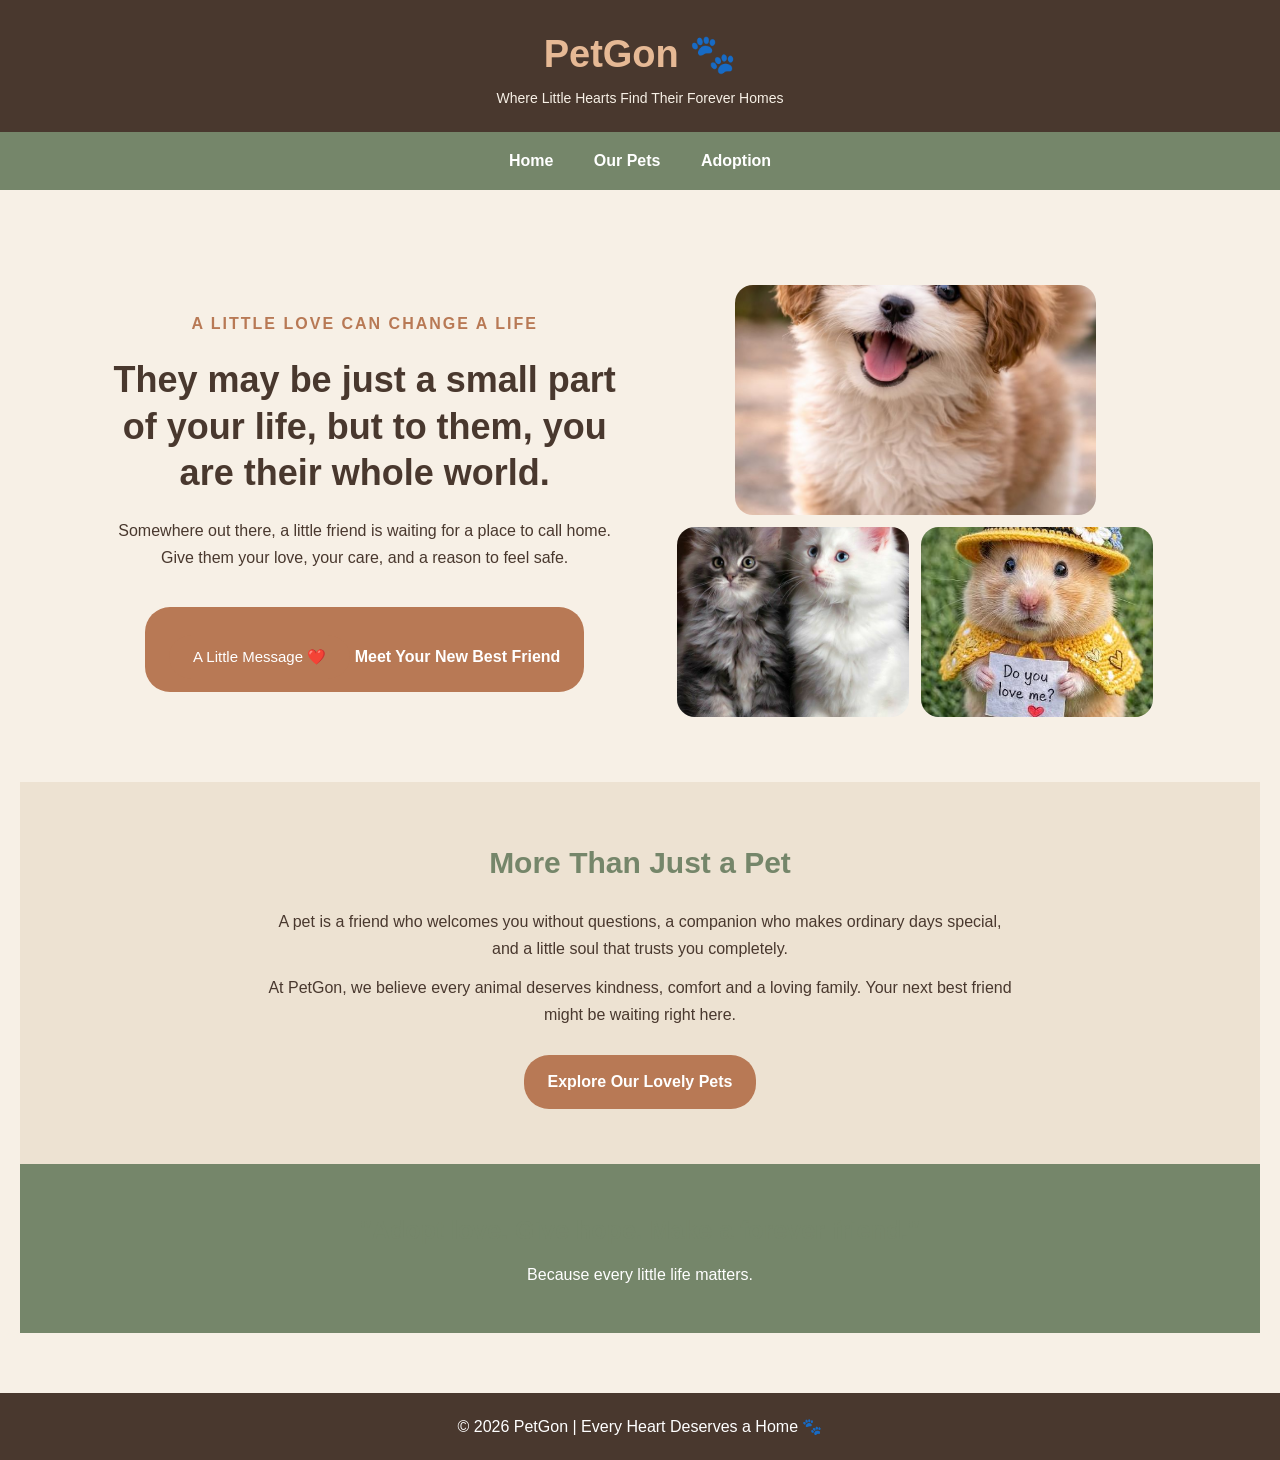
<file: index.html>
<!DOCTYPE html>
<html lang="en">
<head>
    <meta charset="UTF-8">
    <meta name="viewport" content="width=device-width, initial-scale=1.0">
    <title>PetGon | Find Your Best Friend</title>
    <link rel="stylesheet" href="style.css">
</head>
<body>

    <header class="site-header">
        <h1>PetGon 🐾</h1>
        <p>Where Little Hearts Find Their Forever Homes</p>
    </header>

    <nav>
        <a href="index.html">Home</a>
        <a href="pets.html">Our Pets</a>
        <a href="adopt.html">Adoption</a>
    </nav>

    <main>

        <section class="hero">
            <div class="hero-text">
                <p class="small-heading">A LITTLE LOVE CAN CHANGE A LIFE</p>

                <h2>
                    They may be just a small part of your life,
                    but to them, you are their whole world.
                </h2>

                <p>
                    Somewhere out there, a little friend is waiting
                    for a place to call home. Give them your love,
                    your care, and a reason to feel safe.
                </p>

                <a href="pets.html" class="main-button">
                    <button onclick="window.alert('Every little life deserves love. Thank you for visiting PetGon!')">
    A Little Message ❤️
</button>
                    Meet Your New Best Friend
                </a>
            </div>

            <div class="hero-images">
                <img src="images/dog.jpg" alt="A dog waiting for a loving home">
                <img src="images/cats.jpg" alt="Lovely cats">
                <img src="images/hamster.jpg" alt="A cute hamster">
            </div>
        </section>

        <section class="welcome">
            <h2>More Than Just a Pet</h2>

            <p>
                A pet is a friend who welcomes you without questions,
                a companion who makes ordinary days special, and a
                little soul that trusts you completely.
            </p>

            <p>
                At PetGon, we believe every animal deserves kindness,
                comfort and a loving family. Your next best friend
                might be waiting right here.
            </p>

            <a href="pets.html" class="main-button">
                Explore Our Lovely Pets
            </a>
        </section>

        <section class="quote-section">
            <h2>"Adopt love. Give hope. Make a forever friend."</h2>
            <p>Because every little life matters.</p>
        </section>

    </main>

    <footer>
        <p>© 2026 PetGon | Every Heart Deserves a Home 🐾</p>
    </footer>

</body>
</html>
</file>
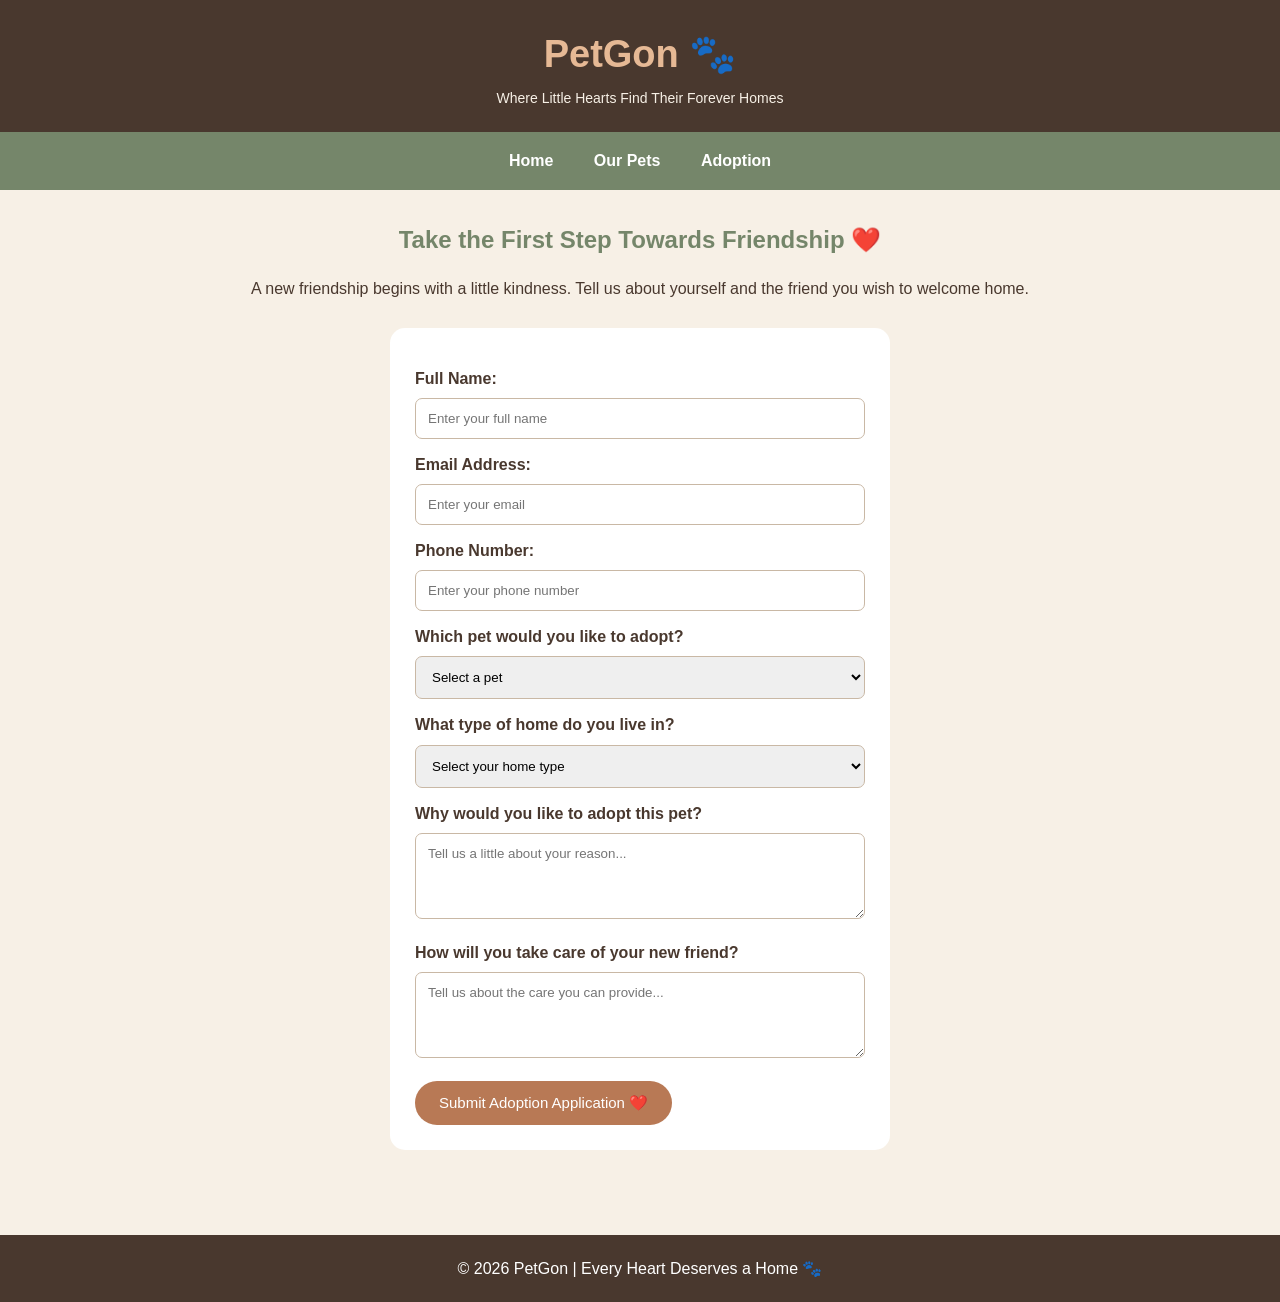
<file: adopt.html>
<!DOCTYPE html>
<html lang="en">
<head>
    <meta charset="UTF-8">
    <meta name="viewport" content="width=device-width, initial-scale=1.0">
    <title>Adoption Application | PetGon</title>
    <link rel="stylesheet" href="style.css">
</head>

<body>

    <header class="site-header">
        <h1>PetGon 🐾</h1>
        <p>Where Little Hearts Find Their Forever Homes</p>
    </header>

    <nav>
        <a href="index.html">Home</a>
        <a href="pets.html">Our Pets</a>
        <a href="adopt.html">Adoption</a>
    </nav>

    <main>

        <h2>Take the First Step Towards Friendship ❤️</h2>

        <p>
            A new friendship begins with a little kindness.
            Tell us about yourself and the friend you wish to welcome home.
        </p>

        <form id="adoptionForm">

            <label for="name">Full Name:</label>
            <input type="text" id="name" name="name"
                   placeholder="Enter your full name" required>

            <label for="email">Email Address:</label>
            <input type="email" id="email" name="email"
                   placeholder="Enter your email" required>

            <label for="phone">Phone Number:</label>
            <input type="tel" id="phone" name="phone"
                   placeholder="Enter your phone number" required>

            <label for="pet">Which pet would you like to adopt?</label>
            <select id="pet" name="pet" required>
                <option value="">Select a pet</option>
                <option value="Milo">Milo - Persian Cat</option>
                <option value="Pepper">Pepper - Cat</option>
                <option value="Berry">Berry - Syrian Hamster</option>
                <option value="Night">Night - Belgian Shepherd</option>
                <option value="Sheru">Sheru - Golden Retriever</option>
            </select>

            <label for="home">What type of home do you live in?</label>
            <select id="home" name="home" required>
                <option value="">Select your home type</option>
                <option value="House">House</option>
                <option value="Apartment">Apartment</option>
                <option value="Other">Other</option>
            </select>

            <label for="reason">Why would you like to adopt this pet?</label>
            <textarea id="reason" name="reason" rows="4"
                      placeholder="Tell us a little about your reason..."
                      required></textarea>

            <label for="care">How will you take care of your new friend?</label>
            <textarea id="care" name="care" rows="4"
                      placeholder="Tell us about the care you can provide..."
                      required></textarea>

            <button type="submit">Submit Adoption Application ❤️</button>

        </form>

        <div id="thankYou">
            <h2>Thank You for Choosing Your New Friend! ❤️</h2>

            <p>
                Your adoption application has been received.
                A beautiful friendship may be about to begin!
            </p>

            <p id="selectedPet"></p>

            <p>
                Remember, adoption is a promise of love,
                patience and care.
            </p>
        </div>

    </main>

    <footer>
        <p>© 2026 PetGon | Every Heart Deserves a Home 🐾</p>
    </footer>

    <script>

        const form = document.getElementById("adoptionForm");

        form.addEventListener("submit", function(event) {

            event.preventDefault();

            const petName = document.getElementById("pet").value;

            document.getElementById("selectedPet").textContent =
                "You have chosen " + petName + ". Thank you for opening your heart!";

            form.style.display = "none";

            document.getElementById("thankYou").style.display = "block";

        });

    </script>

</body>
</html>
</file>
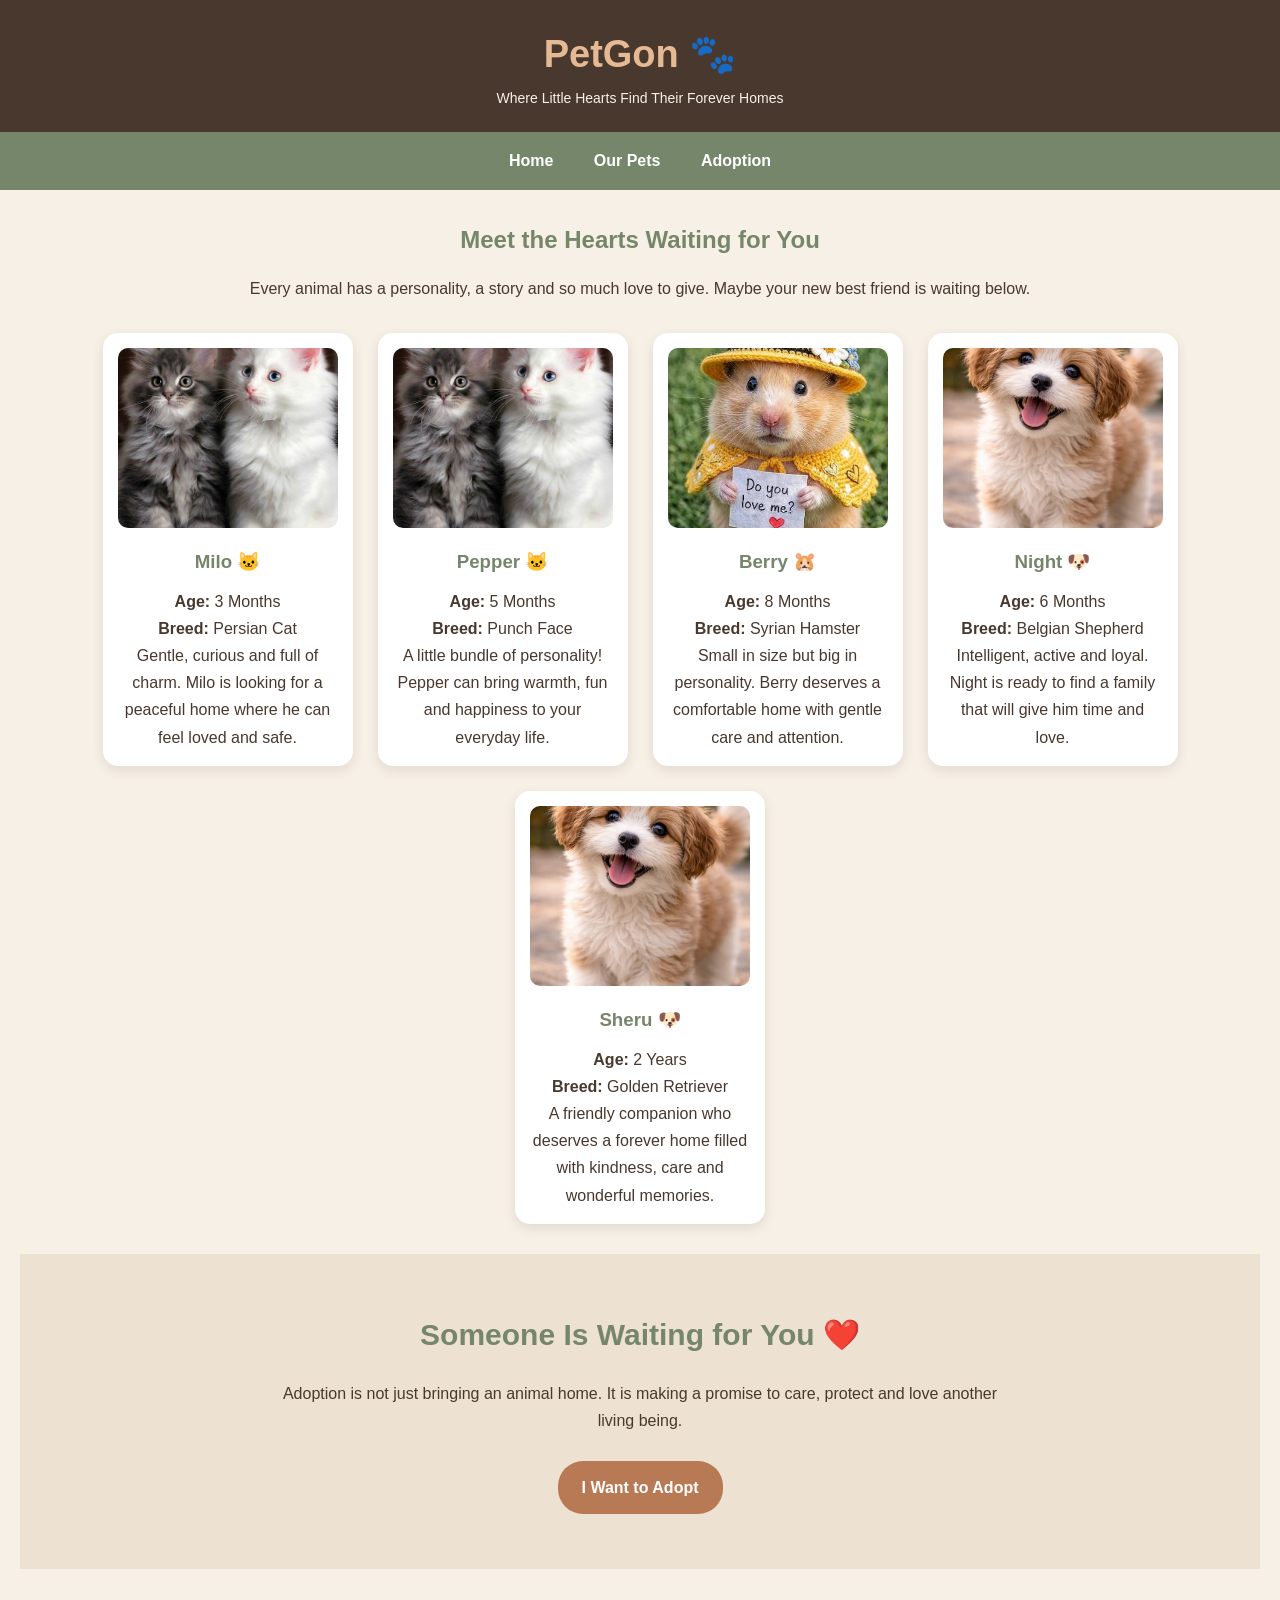
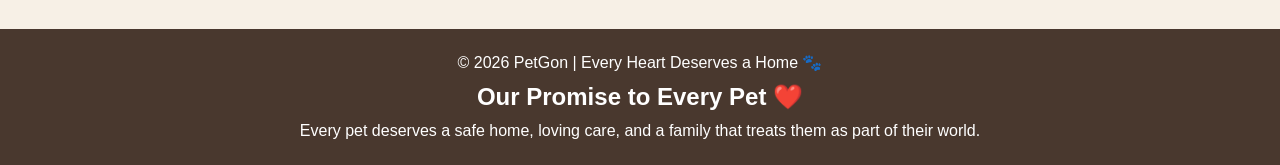
<file: pets.html>
<!DOCTYPE html>
<html lang="en">
<head>
    <meta charset="UTF-8">
    <meta name="viewport" content="width=device-width, initial-scale=1.0">
    <title>Our Pets | PetGon</title>
    <link rel="stylesheet" href="style.css">
</head>

<body>

    <header class="site-header">
        <h1>PetGon 🐾</h1>
        <p>Where Little Hearts Find Their Forever Homes</p>
    </header>

    <nav>
        <a href="index.html">Home</a>
        <a href="pets.html">Our Pets</a>
        <a href="adopt.html">Adoption</a>
    </nav>

    <main>

        <h2>Meet the Hearts Waiting for You</h2>

        <p>
            Every animal has a personality, a story and so much love to give.
            Maybe your new best friend is waiting below.
        </p>

        <div class="pet-container">

            <div class="pet-card">
                <img src="images/cats.jpg" alt="Milo the Persian cat">

                <h3>Milo 🐱</h3>

                <p><strong>Age:</strong> 3 Months</p>
                <p><strong>Breed:</strong> Persian Cat</p>

                <p>
                    Gentle, curious and full of charm.
                    Milo is looking for a peaceful home
                    where he can feel loved and safe.
                </p>
            </div>

            <div class="pet-card">
                <img src="images/cats.jpg" alt="Pepper the cat">

                <h3>Pepper 🐱</h3>

                <p><strong>Age:</strong> 5 Months</p>
                <p><strong>Breed:</strong> Punch Face</p>

                <p>
                    A little bundle of personality!
                    Pepper can bring warmth, fun and
                    happiness to your everyday life.
                </p>
            </div>

            <div class="pet-card">
                <img src="images/hamster.jpg" alt="Berry the hamster">

                <h3>Berry 🐹</h3>

                <p><strong>Age:</strong> 8 Months</p>
                <p><strong>Breed:</strong> Syrian Hamster</p>

                <p>
                    Small in size but big in personality.
                    Berry deserves a comfortable home
                    with gentle care and attention.
                </p>
            </div>

            <div class="pet-card">
                <img src="images/dog.jpg" alt="Night the dog">

                <h3>Night 🐶</h3>

                <p><strong>Age:</strong> 6 Months</p>
                <p><strong>Breed:</strong> Belgian Shepherd</p>

                <p>
                    Intelligent, active and loyal.
                    Night is ready to find a family
                    that will give him time and love.
                </p>
            </div>

            <div class="pet-card">
                <img src="images/dog.jpg" alt="Sheru the dog">

                <h3>Sheru 🐶</h3>

                <p><strong>Age:</strong> 2 Years</p>
                <p><strong>Breed:</strong> Golden Retriever</p>

                <p>
                    A friendly companion who deserves
                    a forever home filled with kindness,
                    care and wonderful memories.
                </p>
            </div>

        </div>

        <section class="welcome">
            <h2>Someone Is Waiting for You ❤️</h2>

            <p>
                Adoption is not just bringing an animal home.
                It is making a promise to care, protect and love
                another living being.
            </p>

            <a href="adopt.html" class="main-button">
                I Want to Adopt
            </a>
        </section>

    </main>

    <footer>
        <p>© 2026 PetGon | Every Heart Deserves a Home 🐾</p>
        <section class="our-promise">
    <h2>Our Promise to Every Pet ❤️</h2>
    <p>
        Every pet deserves a safe home, loving care, and a family
        that treats them as part of their world.
    </p>
</section>
    </footer>

</body>
</html>
</file>
<file: style.css>
/* PetGon - Warm Pet Adoption Theme */

* {
    margin: 0;
    padding: 0;
    box-sizing: border-box;
}

body {
    font-family: Arial, sans-serif;
    background-color: #F7F0E6;
    color: #49382E;
    line-height: 1.7;
}

/* Header */

.site-header {
    background-color: #49382E;
    color: #F7F0E6;
    text-align: center;
    padding: 22px;
}

.site-header h1 {
    font-size: 38px;
    color: #E6B995;
}

.site-header p {
    font-size: 14px;
}

/* Navigation */

nav {
    background-color: #75866A;
    padding: 15px;
    text-align: center;
}

nav a {
    color: white;
    text-decoration: none;
    margin: 0 18px;
    font-weight: bold;
}

nav a:hover {
    color: #F7D9BB;
}

/* Homepage Hero */

.hero {
    display: flex;
    align-items: center;
    justify-content: space-around;
    gap: 35px;
    padding: 65px 7%;
    flex-wrap: wrap;
}

.hero-text {
    flex: 1;
    min-width: 280px;
}

.small-heading {
    color: #B87955;
    font-weight: bold;
    letter-spacing: 2px;
    margin-bottom: 15px;
}

.hero-text h2 {
    font-size: 36px;
    line-height: 1.3;
    color: #49382E;
    margin-bottom: 20px;
}

.hero-text p {
    margin-bottom: 20px;
}

.hero-images {
    flex: 1;
    min-width: 280px;
    display: flex;
    flex-wrap: wrap;
    justify-content: center;
    gap: 12px;
}

.hero-images img {
    width: 45%;
    height: 190px;
    object-fit: cover;
    border-radius: 18px;
}

.hero-images img:first-child {
    width: 70%;
    height: 230px;
}

/* Buttons */

.main-button {
    display: inline-block;
    background-color: #B87955;
    color: white;
    text-decoration: none;
    padding: 13px 24px;
    border-radius: 25px;
    font-weight: bold;
    margin-top: 15px;
}

.main-button:hover {
    background-color: #49382E;
}

/* Welcome Section */

.welcome {
    text-align: center;
    padding: 55px 12%;
    background-color: #EDE2D2;
}

.welcome h2 {
    color: #75866A;
    font-size: 30px;
    margin-bottom: 20px;
}

.welcome p {
    max-width: 750px;
    margin: 12px auto;
}

/* Quote Section */

.quote-section {
    text-align: center;
    padding: 45px 15px;
    color: white;
    background-color: #75866A;
}

.quote-section h2 {
    font-size: 25px;
    margin-bottom: 10px;
}

/* Pet Cards */

.pet-container {
    display: flex;
    flex-wrap: wrap;
    justify-content: center;
    gap: 25px;
    margin: 30px auto;
}

.pet-card {
    background-color: white;
    width: 250px;
    padding: 15px;
    border-radius: 15px;
    box-shadow: 0 4px 12px rgba(73, 56, 46, 0.12);
}

.pet-card img {
    width: 100%;
    height: 180px;
    object-fit: cover;
    border-radius: 10px;
}

.pet-card h3 {
    color: #75866A;
    margin: 10px;
}

/* General Content */

main {
    padding: 30px 20px;
    text-align: center;
}

main h2 {
    color: #75866A;
    margin-bottom: 15px;
}

/* Adoption Form */

form {
    max-width: 500px;
    margin: 25px auto;
    padding: 25px;
    background-color: white;
    border-radius: 15px;
    text-align: left;
}

form label {
    display: block;
    margin-top: 12px;
    font-weight: bold;
}

form input,
form textarea,
form select {
    width: 100%;
    padding: 12px;
    margin-top: 6px;
    border: 1px solid #C9B8A5;
    border-radius: 7px;
    font-family: Arial, sans-serif;
}

button {
    background-color: #B87955;
    color: white;
    border: none;
    padding: 13px 24px;
    border-radius: 25px;
    cursor: pointer;
    margin-top: 15px;
    font-size: 15px;
}

button:hover {
    background-color: #49382E;
}

/* Thank You Message */

#thankYou {
    display: none;
    background-color: #EDE2D2;
    padding: 30px;
    border-radius: 15px;
    margin: 25px auto;
    max-width: 550px;
}

/* Footer */

footer {
    background-color: #49382E;
    color: white;
    text-align: center;
    padding: 20px;
    margin-top: 30px;
}

/* Mobile Design */

@media (max-width: 700px) {
    .hero {
        padding: 35px 5%;
    }

    .hero-text h2 {
        font-size: 28px;
    }

    nav a {
        display: inline-block;
        margin: 6px;
    }

    .hero-images img {
        height: 140px;
    }
}
</file>
